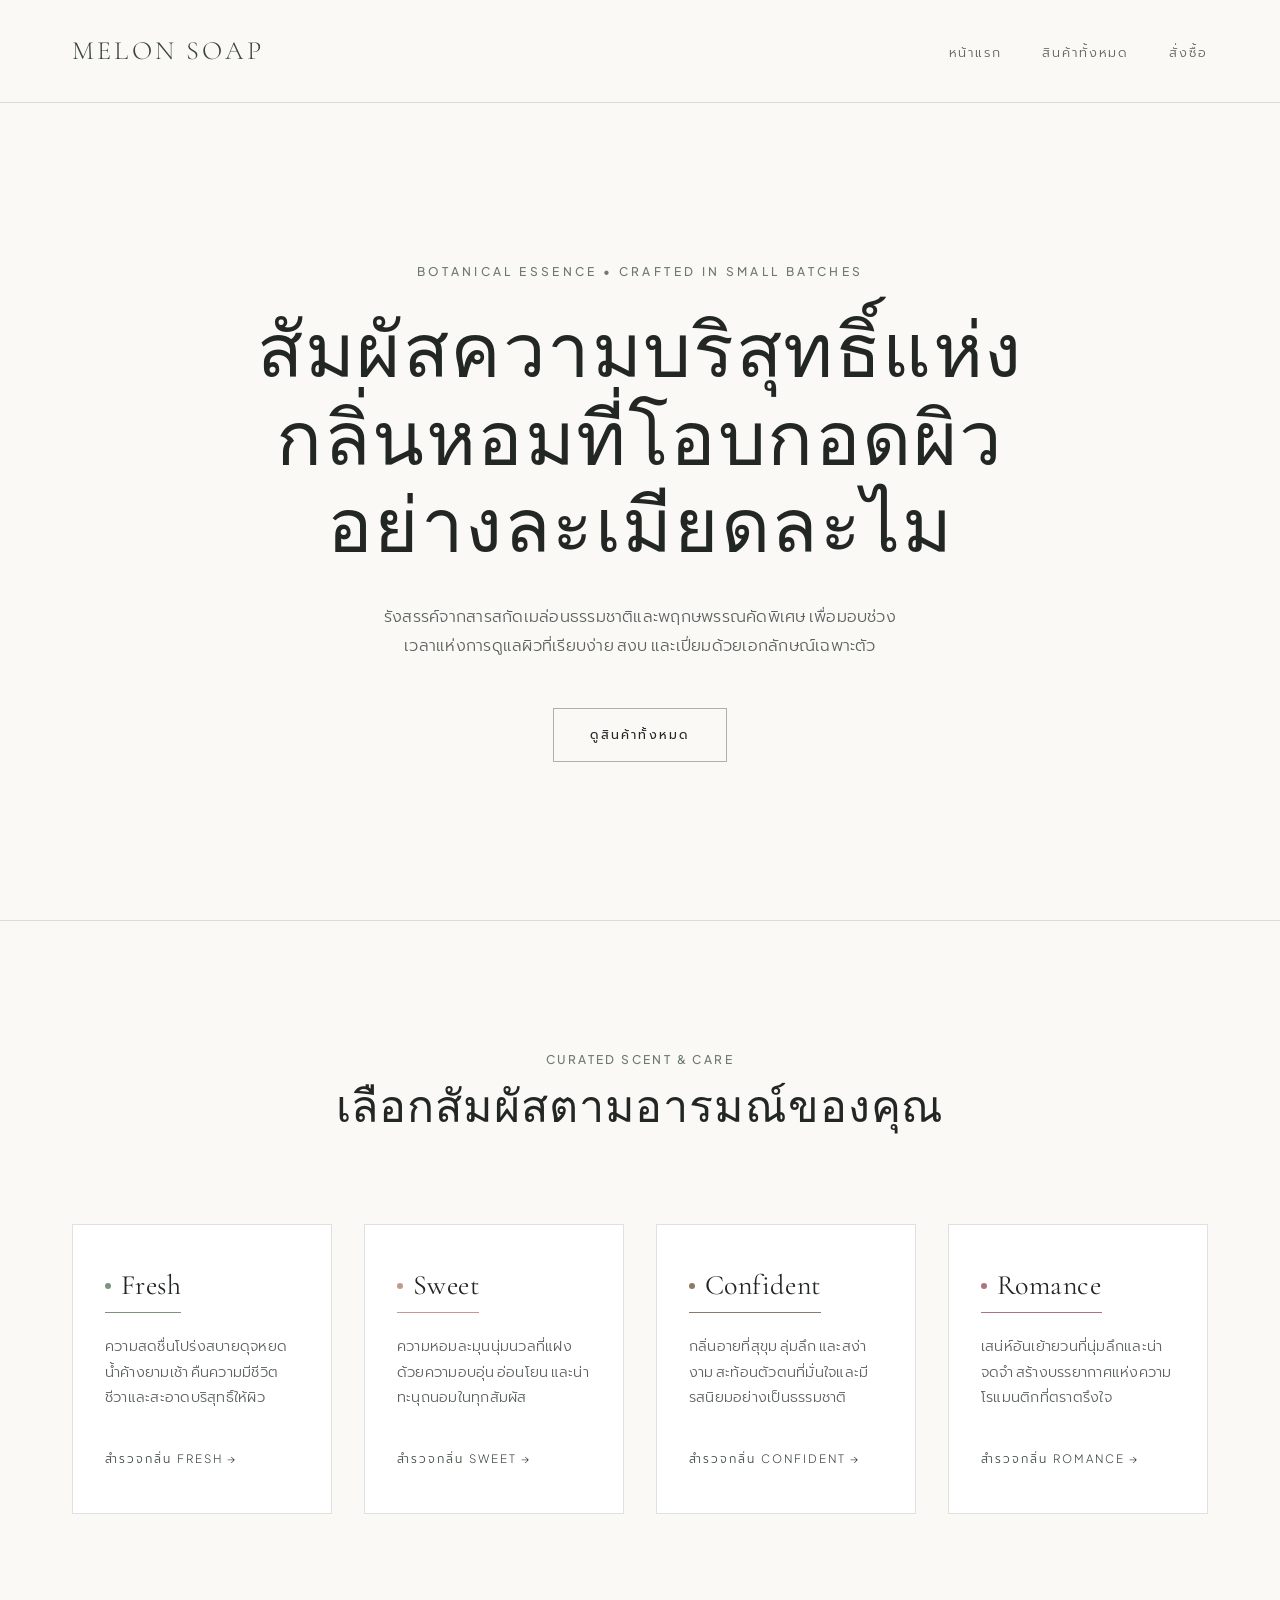
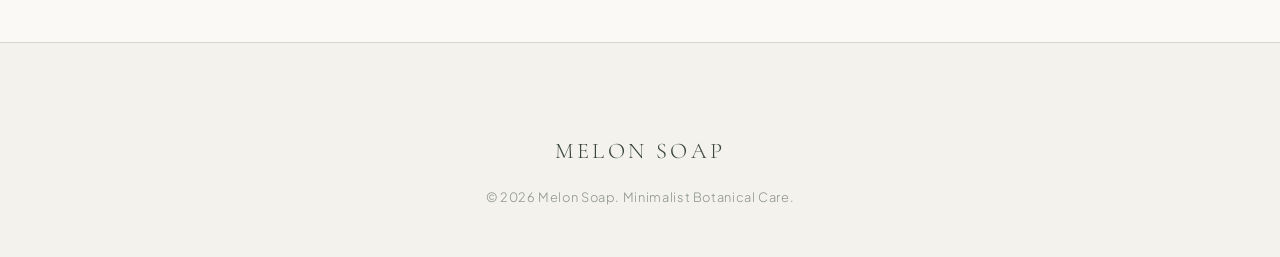
<file: index.html>
<!DOCTYPE html>
<html lang="th">
<head>
  <meta charset="UTF-8">
  <meta name="viewport" content="width=device-width, initial-scale=1.0">
  <title>Melon Soap — Botanical Body & Facial Care</title>
  <link rel="stylesheet" href="style.css">
  <style>
    /* Page-specific refinements for full-bleed luxury hero & 4-mood grid */
    .hero-full {
      min-height: calc(100vh - 82px);
      display: flex;
      align-items: center;
      justify-content: center;
      text-align: center;
      padding: 4rem 0;
      border-bottom: 1px solid var(--border-subtle);
    }

    .hero-inner {
      max-width: 780px;
      margin: 0 auto;
    }

    .hero-eyebrow {
      display: block;
      font-size: 0.75rem;
      font-weight: 500;
      text-transform: uppercase;
      letter-spacing: 0.28em;
      color: var(--accent-muted-sage);
      margin-bottom: 1.75rem;
    }

    .hero-headline {
      font-family: var(--font-serif);
      font-size: clamp(2.75rem, 6vw, 4.75rem);
      font-weight: 400;
      line-height: 1.15;
      color: var(--text-primary);
      margin-bottom: 1.75rem;
    }

    .hero-subcopy {
      max-width: 540px;
      margin: 0 auto 3rem;
      font-size: 1rem;
      color: var(--text-secondary);
      line-height: 1.85;
    }

    .mood-grid {
      display: grid;
      grid-template-columns: repeat(4, 1fr);
      gap: 2rem;
    }

    .mood-card {
      background-color: var(--bg-surface);
      border: 1px solid var(--border-subtle);
      padding: 2.75rem 2rem;
      display: flex;
      flex-direction: column;
      justify-content: space-between;
      transition: var(--transition-smooth);
    }

    .mood-card:hover {
      border-color: var(--border-dark);
      transform: translateY(-4px);
    }

    .mood-card-top {
      margin-bottom: 2.5rem;
    }

    .mood-card-header {
      display: inline-flex;
      align-items: center;
      gap: 0.6rem;
      padding-bottom: 0.6rem;
      margin-bottom: 1.25rem;
    }

    .mood-card-title {
      font-family: var(--font-serif);
      font-size: 1.75rem;
      color: var(--text-primary);
    }

    .mood-card-desc {
      font-size: 0.9rem;
      color: var(--text-secondary);
      line-height: 1.75;
    }

    .mood-card-link {
      font-size: 0.72rem;
      text-transform: uppercase;
      letter-spacing: 0.18em;
      color: var(--accent-deep-green);
      display: inline-flex;
      align-items: center;
      gap: 0.5rem;
    }

    @media (max-width: 992px) {
      .mood-grid {
        grid-template-columns: repeat(2, 1fr);
      }
    }

    @media (max-width: 600px) {
      .mood-grid {
        grid-template-columns: 1fr;
      }

      .hero-full {
        min-height: 82vh;
      }
    }
  </style>
</head>
<body>

  <!-- Navigation -->
  <nav class="navbar">
    <div class="container navbar-inner">
      <a href="index.html" class="brand-logo">Melon Soap</a>
      <ul class="nav-links">
        <li><a href="index.html">หน้าแรก</a></li>
        <li><a href="product.html">สินค้าทั้งหมด</a></li>
        <li><a href="order.html">สั่งซื้อ</a></li>
      </ul>
    </div>
  </nav>

  <!-- Full-Screen Luxury Minimalist Hero Section -->
  <header class="hero-full">
    <div class="container">
      <div class="hero-inner">
        <span class="hero-eyebrow">Botanical Essence &bull; Crafted in Small Batches</span>
        <h1 class="hero-headline">สัมผัสความบริสุทธิ์แห่งกลิ่นหอมที่โอบกอดผิวอย่างละเมียดละไม</h1>
        <p class="hero-subcopy">
          รังสรรค์จากสารสกัดเมล่อนธรรมชาติและพฤกษพรรณคัดพิเศษ เพื่อมอบช่วงเวลาแห่งการดูแลผิวที่เรียบง่าย สงบ และเปี่ยมด้วยเอกลักษณ์เฉพาะตัว
        </p>
        <a href="product.html" class="btn">ดูสินค้าทั้งหมด</a>
      </div>
    </div>
  </header>

  <!-- 4 Moods Section -->
  <section class="section">
    <div class="container">
      <div class="section-header">
        <span class="section-subtitle">Curated Scent &amp; Care</span>
        <h2>เลือกสัมผัสตามอารมณ์ของคุณ</h2>
      </div>

      <div class="mood-grid">
        <!-- Mood 1: Fresh -->
        <a href="product.html?mood=fresh" class="mood-card mood-fresh">
          <div class="mood-card-top">
            <div class="mood-card-header mood-underline">
              <span class="mood-dot"></span>
              <h3 class="mood-card-title">Fresh</h3>
            </div>
            <p class="mood-card-desc">ความสดชื่นโปร่งสบายดุจหยดน้ำค้างยามเช้า คืนความมีชีวิตชีวาและสะอาดบริสุทธิ์ให้ผิว</p>
          </div>
          <span class="mood-card-link">สำรวจกลิ่น Fresh &rarr;</span>
        </a>

        <!-- Mood 2: Sweet -->
        <a href="product.html?mood=sweet" class="mood-card mood-sweet">
          <div class="mood-card-top">
            <div class="mood-card-header mood-underline">
              <span class="mood-dot"></span>
              <h3 class="mood-card-title">Sweet</h3>
            </div>
            <p class="mood-card-desc">ความหอมละมุนนุ่มนวลที่แฝงด้วยความอบอุ่น อ่อนโยน และน่าทะนุถนอมในทุกสัมผัส</p>
          </div>
          <span class="mood-card-link">สำรวจกลิ่น Sweet &rarr;</span>
        </a>

        <!-- Mood 3: Confident -->
        <a href="product.html?mood=confident" class="mood-card mood-confident">
          <div class="mood-card-top">
            <div class="mood-card-header mood-underline">
              <span class="mood-dot"></span>
              <h3 class="mood-card-title">Confident</h3>
            </div>
            <p class="mood-card-desc">กลิ่นอายที่สุขุม ลุ่มลึก และสง่างาม สะท้อนตัวตนที่มั่นใจและมีรสนิยมอย่างเป็นธรรมชาติ</p>
          </div>
          <span class="mood-card-link">สำรวจกลิ่น Confident &rarr;</span>
        </a>

        <!-- Mood 4: Romance -->
        <a href="product.html?mood=romance" class="mood-card mood-romance">
          <div class="mood-card-top">
            <div class="mood-card-header mood-underline">
              <span class="mood-dot"></span>
              <h3 class="mood-card-title">Romance</h3>
            </div>
            <p class="mood-card-desc">เสน่ห์อันเย้ายวนที่นุ่มลึกและน่าจดจำ สร้างบรรยากาศแห่งความโรแมนติกที่ตราตรึงใจ</p>
          </div>
          <span class="mood-card-link">สำรวจกลิ่น Romance &rarr;</span>
        </a>
      </div>
    </div>
  </section>

  <!-- Footer -->
  <footer class="footer">
    <div class="container">
      <div class="footer-brand">Melon Soap</div>
      <p class="footer-note">&copy; 2026 Melon Soap. Minimalist Botanical Care.</p>
    </div>
  </footer>

  <script src="script.js"></script>
</body>
</html>
</file>
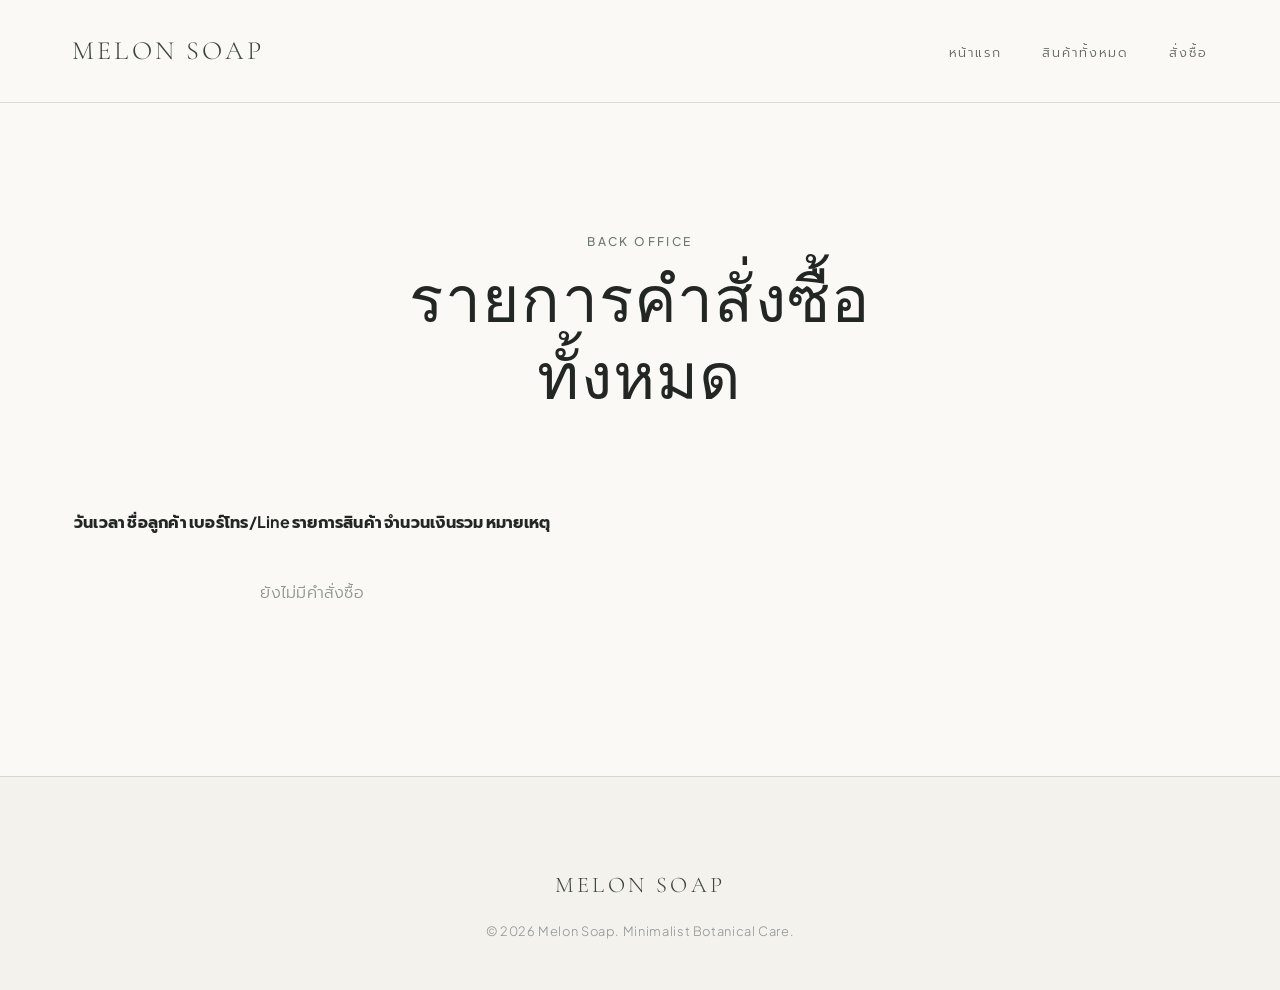
<file: admin.html>
<!DOCTYPE html>
<html lang="th">
<head>
  <meta charset="UTF-8">
  <meta name="viewport" content="width=device-width, initial-scale=1.0">
  <title>Orders Management — Melon Soap</title>
  <link rel="stylesheet" href="style.css">
</head>
<body>

  <!-- Navigation -->
  <nav class="navbar">
    <div class="container navbar-inner">
      <a href="index.html" class="brand-logo">Melon Soap</a>
      <ul class="nav-links">
        <li><a href="index.html">หน้าแรก</a></li>
        <li><a href="product.html">สินค้าทั้งหมด</a></li>
        <li><a href="order.html">สั่งซื้อ</a></li>
      </ul>
    </div>
  </nav>

  <!-- Admin Orders Table Section -->
  <main class="section">
    <div class="container">
      <div class="section-header">
        <span class="section-subtitle">Back Office</span>
        <h1>รายการคำสั่งซื้อทั้งหมด</h1>
      </div>

      <div class="table-wrap">
        <table id="ordersTable">
          <thead>
            <tr>
              <th>วันเวลา</th>
              <th>ชื่อลูกค้า</th>
              <th>เบอร์โทร/Line</th>
              <th>รายการสินค้า</th>
              <th>จำนวนเงินรวม</th>
              <th>หมายเหตุ</th>
            </tr>
          </thead>
          <tbody></tbody>
        </table>
      </div>
    </div>
  </main>

  <!-- Footer -->
  <footer class="footer">
    <div class="container">
      <div class="footer-brand">Melon Soap</div>
      <p class="footer-note">&copy; 2026 Melon Soap. Minimalist Botanical Care.</p>
    </div>
  </footer>

  <script src="script.js"></script>
</body>
</html>
</file>
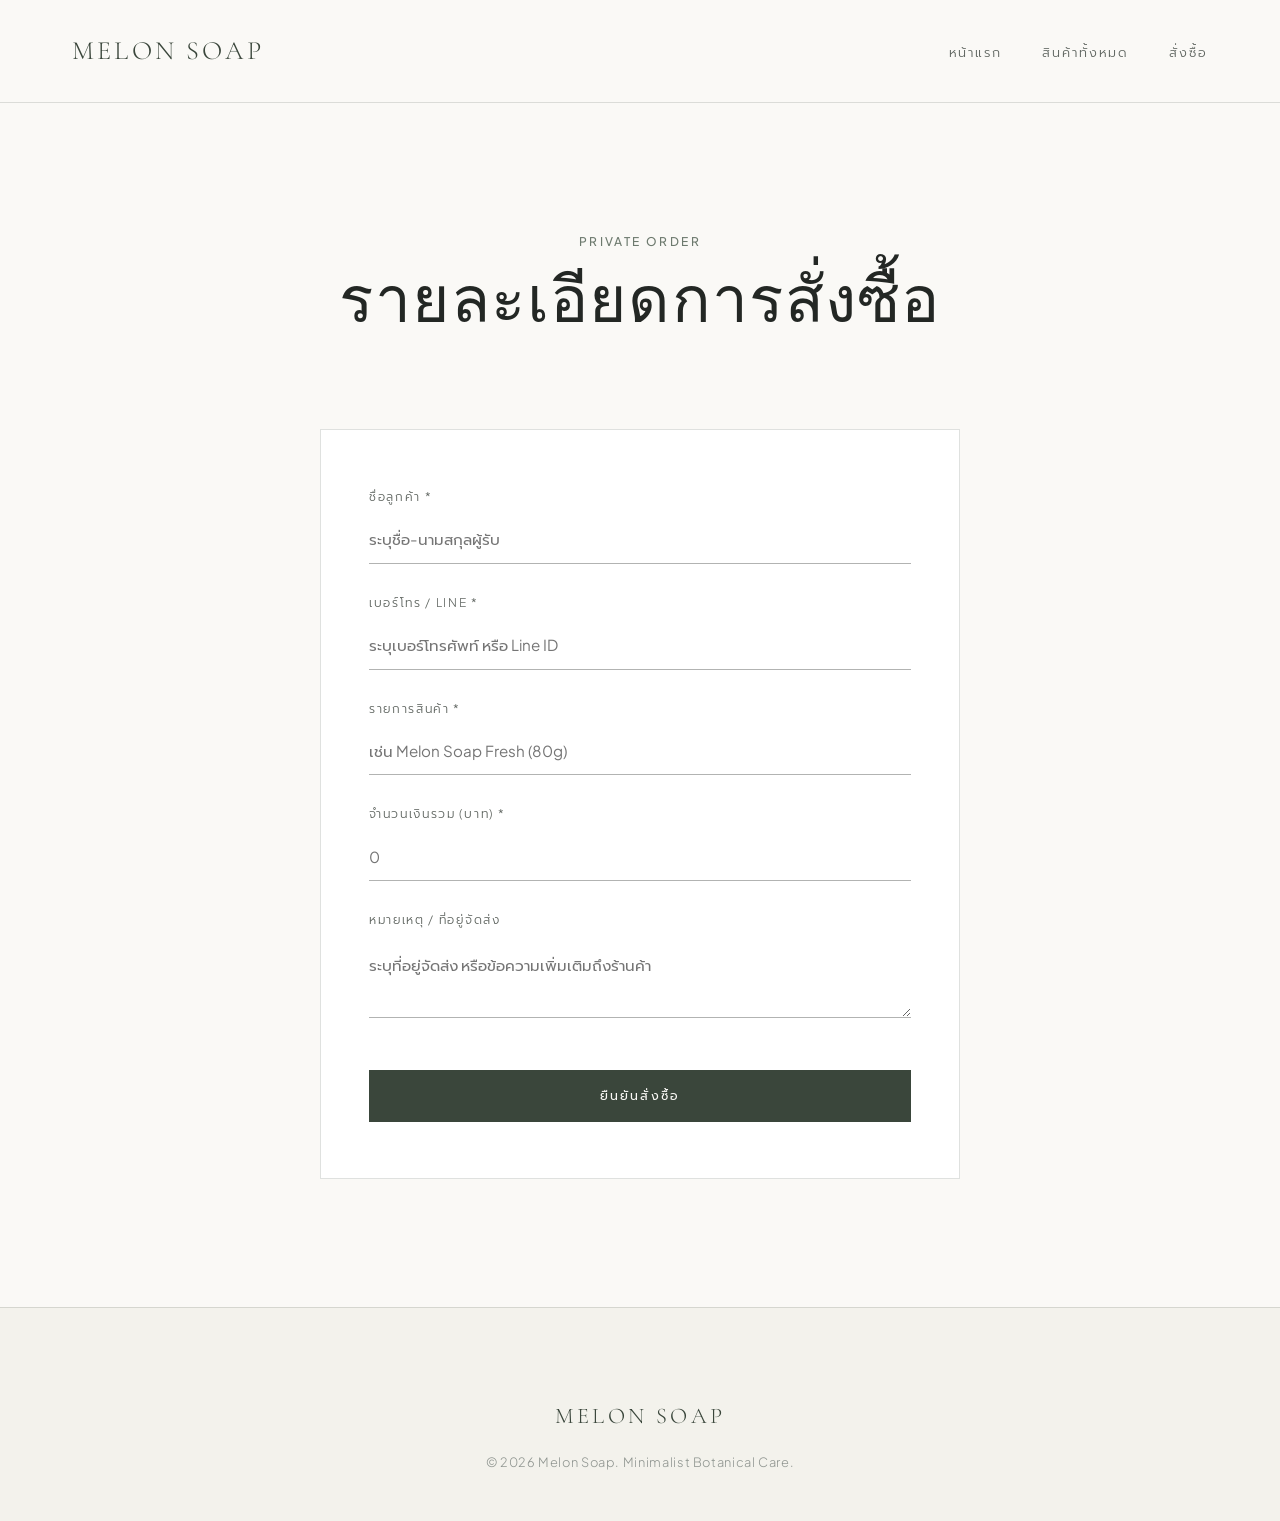
<file: order.html>
<!DOCTYPE html>
<html lang="th">
<head>
  <meta charset="UTF-8">
  <meta name="viewport" content="width=device-width, initial-scale=1.0">
  <title>Order — Melon Soap</title>
  <link rel="stylesheet" href="style.css">
  <style>
    .order-container {
      max-width: 640px;
      margin: 0 auto;
    }

    .order-card {
      background-color: var(--bg-surface);
      border: 1px solid var(--border-subtle);
      padding: 3.5rem 3rem;
    }

    textarea.form-control {
      resize: vertical;
      min-height: 80px;
      line-height: 1.6;
    }

    .order-submit-wrap {
      margin-top: 2.75rem;
      text-align: center;
    }

    .order-submit-wrap .btn {
      width: 100%;
    }

    @media (max-width: 600px) {
      .order-card {
        padding: 2.25rem 1.5rem;
      }
    }
  </style>
</head>
<body>

  <!-- Navigation -->
  <nav class="navbar">
    <div class="container navbar-inner">
      <a href="index.html" class="brand-logo">Melon Soap</a>
      <ul class="nav-links">
        <li><a href="index.html">หน้าแรก</a></li>
        <li><a href="product.html">สินค้าทั้งหมด</a></li>
        <li><a href="order.html">สั่งซื้อ</a></li>
      </ul>
    </div>
  </nav>

  <!-- Order Section -->
  <main class="section">
    <div class="container">
      <div class="section-header">
        <span class="section-subtitle">Private Order</span>
        <h1>รายละเอียดการสั่งซื้อ</h1>
      </div>

      <div class="order-container">
        <div class="order-card">
          <form id="orderForm">
            <div class="form-group">
              <label for="customerName" class="form-label">ชื่อลูกค้า *</label>
              <input type="text" id="customerName" class="form-control" placeholder="ระบุชื่อ-นามสกุลผู้รับ" required>
            </div>

            <div class="form-group">
              <label for="contact" class="form-label">เบอร์โทร / Line *</label>
              <input type="text" id="contact" class="form-control" placeholder="ระบุเบอร์โทรศัพท์ หรือ Line ID" required>
            </div>

            <div class="form-group">
              <label for="items" class="form-label">รายการสินค้า *</label>
              <input type="text" id="items" class="form-control" placeholder="เช่น Melon Soap Fresh (80g)" required>
            </div>

            <div class="form-group">
              <label for="total" class="form-label">จำนวนเงินรวม (บาท) *</label>
              <input type="number" id="total" class="form-control" placeholder="0" min="0" step="any" required>
            </div>

            <div class="form-group">
              <label for="note" class="form-label">หมายเหตุ / ที่อยู่จัดส่ง</label>
              <textarea id="note" class="form-control" placeholder="ระบุที่อยู่จัดส่ง หรือข้อความเพิ่มเติมถึงร้านค้า"></textarea>
            </div>

            <div class="order-submit-wrap">
              <button type="submit" class="btn btn-solid">ยืนยันสั่งซื้อ</button>
            </div>
          </form>
        </div>
      </div>
    </div>
  </main>

  <!-- Footer -->
  <footer class="footer">
    <div class="container">
      <div class="footer-brand">Melon Soap</div>
      <p class="footer-note">&copy; 2026 Melon Soap. Minimalist Botanical Care.</p>
    </div>
  </footer>

  <script src="script.js"></script>
</body>
</html>
</file>
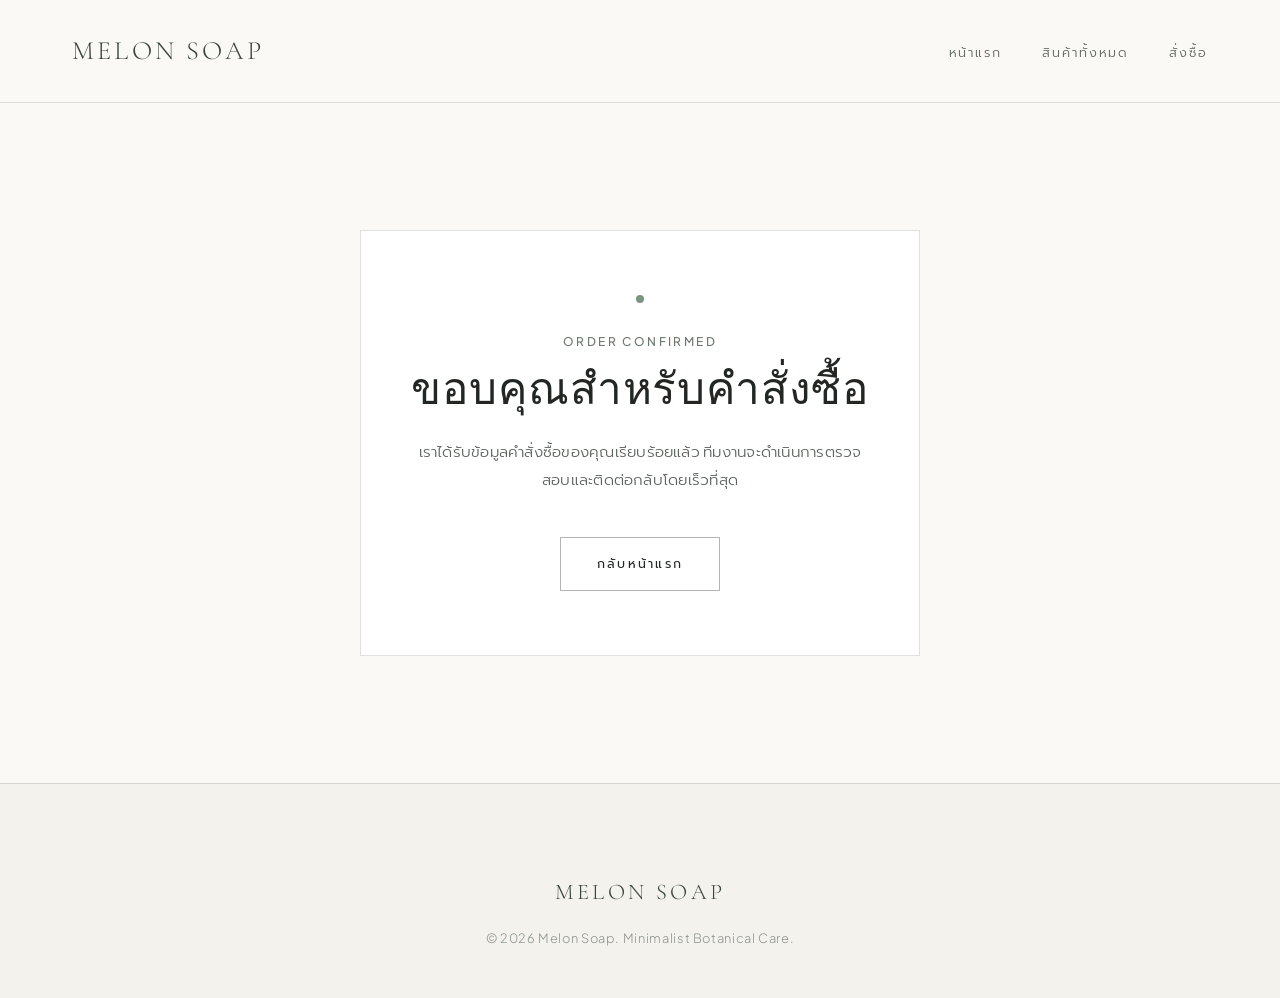
<file: thankyou.html>
<!DOCTYPE html>
<html lang="th">
<head>
  <meta charset="UTF-8">
  <meta name="viewport" content="width=device-width, initial-scale=1.0">
  <title>Thank You — Melon Soap</title>
  <link rel="stylesheet" href="style.css">
  <style>
    .thankyou-wrap {
      min-height: calc(100vh - 220px);
      display: flex;
      align-items: center;
      justify-content: center;
      text-align: center;
      padding: 4rem 0;
    }

    .thankyou-card {
      max-width: 560px;
      margin: 0 auto;
      background-color: var(--bg-surface);
      border: 1px solid var(--border-subtle);
      padding: 4rem 3rem;
    }

    .thankyou-dot {
      width: 8px;
      height: 8px;
      border-radius: 50%;
      background-color: var(--mood-fresh);
      margin: 0 auto 1.75rem;
    }

    .thankyou-title {
      font-family: var(--font-serif);
      font-size: clamp(2rem, 4vw, 2.75rem);
      margin-bottom: 1.25rem;
    }

    .thankyou-desc {
      color: var(--text-secondary);
      margin-bottom: 2.75rem;
      line-height: 1.85;
    }

    @media (max-width: 600px) {
      .thankyou-card {
        padding: 3rem 1.75rem;
      }
    }
  </style>
</head>
<body>

  <!-- Navigation -->
  <nav class="navbar">
    <div class="container navbar-inner">
      <a href="index.html" class="brand-logo">Melon Soap</a>
      <ul class="nav-links">
        <li><a href="index.html">หน้าแรก</a></li>
        <li><a href="product.html">สินค้าทั้งหมด</a></li>
        <li><a href="order.html">สั่งซื้อ</a></li>
      </ul>
    </div>
  </nav>

  <!-- Thank You Section -->
  <main class="thankyou-wrap">
    <div class="container">
      <div class="thankyou-card">
        <div class="thankyou-dot"></div>
        <span class="section-subtitle">Order Confirmed</span>
        <h1 class="thankyou-title">ขอบคุณสำหรับคำสั่งซื้อ</h1>
        <p class="thankyou-desc">
          เราได้รับข้อมูลคำสั่งซื้อของคุณเรียบร้อยแล้ว ทีมงานจะดำเนินการตรวจสอบและติดต่อกลับโดยเร็วที่สุด
        </p>
        <a href="index.html" class="btn">กลับหน้าแรก</a>
      </div>
    </div>
  </main>

  <!-- Footer -->
  <footer class="footer">
    <div class="container">
      <div class="footer-brand">Melon Soap</div>
      <p class="footer-note">&copy; 2026 Melon Soap. Minimalist Botanical Care.</p>
    </div>
  </footer>

  <script src="script.js"></script>
</body>
</html>
</file>
<file: style.css>
/* ==========================================================================
   Melon Soap - Luxury Minimalist Theme
   Color Palette: Crisp Off-White, Deep Sage/Beige-Green, Charcoal Ink
   ========================================================================== */

@import url('https://fonts.googleapis.com/css2?family=Cormorant+Garamond:ital,wght@0,400;0,500;0,600;1,400&family=Plus+Jakarta+Sans:wght@300;400;500;600&family=Prompt:wght@300;400;500&display=swap');

:root {
  /* Core Palette */
  --bg-primary: #FAF9F6;
  --bg-secondary: #F3F2EC;
  --bg-surface: #FFFFFF;
  
  /* Deep Beige-Green & Charcoal */
  --accent-deep-green: #3A463B;
  --accent-muted-sage: #6D7A6E;
  --text-primary: #232724;
  --text-secondary: #5C625D;
  --text-muted: #8E948F;
  
  /* Thin Borders */
  --border-subtle: rgba(58, 70, 59, 0.16);
  --border-dark: rgba(35, 39, 36, 0.35);

  /* Subtle Mood Accents (Soft, understated tones for small indicators only) */
  --mood-fresh: #7A947E;
  --mood-sweet: #C49A8E;
  --mood-confident: #8C7A63;
  --mood-romance: #A8767E;

  /* Typography */
  --font-serif: 'Cormorant Garamond', Georgia, serif;
  --font-sans: 'Plus Jakarta Sans', 'Prompt', -apple-system, BlinkMacSystemFont, sans-serif;

  /* Generous Spacing Scale */
  --space-xs: 0.75rem;
  --space-sm: 1.5rem;
  --space-md: 3rem;
  --space-lg: 5.5rem;
  --space-xl: 8rem;

  /* Layout */
  --container-max: 1200px;
  --transition-smooth: all 0.4s cubic-bezier(0.16, 1, 0.3, 1);
}

/* Reset & Base */
*,
*::before,
*::after {
  box-sizing: border-box;
  margin: 0;
  padding: 0;
}

html {
  font-size: 16px;
  scroll-behavior: smooth;
  -webkit-font-smoothing: antialiased;
  -moz-osx-font-smoothing: grayscale;
}

body {
  background-color: var(--bg-primary);
  color: var(--text-primary);
  font-family: var(--font-sans);
  font-weight: 300;
  line-height: 1.75;
  letter-spacing: 0.015em;
  overflow-x: hidden;
}

/* Typography Hierarchy */
h1, h2, h3, h4, .brand-title {
  font-family: var(--font-serif);
  font-weight: 400;
  color: var(--text-primary);
  line-height: 1.2;
  letter-spacing: 0.02em;
}

h1 {
  font-size: clamp(2.5rem, 5vw, 4.25rem);
}

h2 {
  font-size: clamp(2rem, 3.5vw, 3rem);
}

h3 {
  font-size: clamp(1.35rem, 2vw, 1.75rem);
}

p {
  color: var(--text-secondary);
  font-size: 0.95rem;
}

a {
  color: inherit;
  text-decoration: none;
  transition: var(--transition-smooth);
}

img {
  max-width: 100%;
  display: block;
}

/* Layout Containers & Whitespace */
.container {
  width: 100%;
  max-width: var(--container-max);
  margin: 0 auto;
  padding: 0 2rem;
}

.section {
  padding: var(--space-xl) 0;
}

.section-sm {
  padding: var(--space-lg) 0;
}

.section-header {
  text-align: center;
  max-width: 640px;
  margin: 0 auto var(--space-lg);
}

.section-subtitle {
  display: block;
  font-family: var(--font-sans);
  font-size: 0.75rem;
  font-weight: 500;
  text-transform: uppercase;
  letter-spacing: 0.2em;
  color: var(--accent-muted-sage);
  margin-bottom: var(--space-xs);
}

/* Navigation */
.navbar {
  padding: 1.75rem 0;
  border-bottom: 1px solid var(--border-subtle);
  background-color: rgba(250, 249, 246, 0.92);
  backdrop-filter: blur(8px);
  position: sticky;
  top: 0;
  z-index: 100;
}

.navbar-inner {
  display: flex;
  justify-content: space-between;
  align-items: center;
}

.brand-logo {
  font-family: var(--font-serif);
  font-size: 1.65rem;
  letter-spacing: 0.12em;
  text-transform: uppercase;
  color: var(--accent-deep-green);
}

.nav-links {
  display: flex;
  gap: 2.5rem;
  list-style: none;
}

.nav-links a {
  font-size: 0.8rem;
  text-transform: uppercase;
  letter-spacing: 0.15em;
  color: var(--text-secondary);
  position: relative;
  padding-bottom: 0.25rem;
}

.nav-links a::after {
  content: '';
  position: absolute;
  bottom: 0;
  left: 0;
  width: 0;
  height: 1px;
  background-color: var(--accent-deep-green);
  transition: var(--transition-smooth);
}

.nav-links a:hover {
  color: var(--text-primary);
}

.nav-links a:hover::after {
  width: 100%;
}

/* Minimalist Thin-Border Buttons */
.btn {
  display: inline-flex;
  align-items: center;
  justify-content: center;
  gap: 0.75rem;
  padding: 0.95rem 2.25rem;
  font-family: var(--font-sans);
  font-size: 0.78rem;
  font-weight: 400;
  text-transform: uppercase;
  letter-spacing: 0.18em;
  border: 1px solid var(--border-dark);
  background-color: transparent;
  color: var(--text-primary);
  cursor: pointer;
  transition: var(--transition-smooth);
}

.btn:hover {
  background-color: var(--accent-deep-green);
  border-color: var(--accent-deep-green);
  color: var(--bg-primary);
}

.btn-solid {
  background-color: var(--accent-deep-green);
  border-color: var(--accent-deep-green);
  color: var(--bg-primary);
}

.btn-solid:hover {
  background-color: transparent;
  color: var(--accent-deep-green);
}

/* Product Grid & Cards (Clean Surface, No Bright Backgrounds) */
.product-grid {
  display: grid;
  grid-template-columns: repeat(auto-fit, minmax(320px, 1fr));
  gap: 3.5rem;
}

.product-card {
  background-color: var(--bg-surface);
  border: 1px solid var(--border-subtle);
  padding: 2rem;
  display: flex;
  flex-direction: column;
  transition: var(--transition-smooth);
}

.product-card:hover {
  border-color: var(--border-dark);
  transform: translateY(-4px);
}

.product-image-wrap {
  aspect-ratio: 4 / 5;
  overflow: hidden;
  background-color: var(--bg-secondary);
  margin-bottom: 1.75rem;
}

.product-image-wrap img {
  width: 100%;
  height: 100%;
  object-fit: cover;
  transition: transform 0.8s cubic-bezier(0.16, 1, 0.3, 1);
}

.product-card:hover .product-image-wrap img {
  transform: scale(1.03);
}

.product-meta {
  display: flex;
  justify-content: space-between;
  align-items: center;
  margin-bottom: 0.75rem;
  font-size: 0.75rem;
  letter-spacing: 0.14em;
  text-transform: uppercase;
  color: var(--text-muted);
}

/* Subtle Mood Accent Indicators (Small dot & fine underline only) */
.mood-indicator {
  display: inline-flex;
  align-items: center;
  gap: 0.5rem;
  font-size: 0.72rem;
  letter-spacing: 0.16em;
  text-transform: uppercase;
  color: var(--text-secondary);
  padding-bottom: 0.35rem;
  border-bottom: 1px solid transparent;
}

.mood-dot {
  width: 6px;
  height: 6px;
  border-radius: 50%;
  display: inline-block;
}

/* Mood Specific Subtle Touches */
.mood-fresh .mood-dot { background-color: var(--mood-fresh); }
.mood-fresh .mood-underline { border-bottom: 1px solid var(--mood-fresh); }

.mood-sweet .mood-dot { background-color: var(--mood-sweet); }
.mood-sweet .mood-underline { border-bottom: 1px solid var(--mood-sweet); }

.mood-confident .mood-dot { background-color: var(--mood-confident); }
.mood-confident .mood-underline { border-bottom: 1px solid var(--mood-confident); }

.mood-romance .mood-dot { background-color: var(--mood-romance); }
.mood-romance .mood-underline { border-bottom: 1px solid var(--mood-romance); }

.product-title {
  font-family: var(--font-serif);
  font-size: 1.65rem;
  margin-bottom: 0.65rem;
  color: var(--text-primary);
}

.product-desc {
  font-size: 0.9rem;
  color: var(--text-secondary);
  margin-bottom: 1.75rem;
  flex-grow: 1;
}

.product-footer {
  display: flex;
  justify-content: space-between;
  align-items: center;
  padding-top: 1.25rem;
  border-top: 1px solid var(--border-subtle);
}

.product-price {
  font-family: var(--font-serif);
  font-size: 1.35rem;
  color: var(--accent-deep-green);
}

/* Form & Inputs (Thin Minimalist Lines) */
.form-group {
  margin-bottom: 1.75rem;
}

.form-label {
  display: block;
  font-size: 0.75rem;
  text-transform: uppercase;
  letter-spacing: 0.14em;
  color: var(--text-secondary);
  margin-bottom: 0.5rem;
}

.form-control {
  width: 100%;
  padding: 0.9rem 0;
  background: transparent;
  border: none;
  border-bottom: 1px solid var(--border-dark);
  font-family: var(--font-sans);
  font-size: 0.95rem;
  color: var(--text-primary);
  outline: none;
  transition: var(--transition-smooth);
}

.form-control:focus {
  border-bottom-color: var(--accent-deep-green);
}

/* Divider */
.divider {
  height: 1px;
  background-color: var(--border-subtle);
  border: none;
  margin: var(--space-lg) 0;
}

/* Footer */
.footer {
  padding: var(--space-lg) 0 var(--space-md);
  border-top: 1px solid var(--border-subtle);
  background-color: var(--bg-secondary);
  text-align: center;
}

.footer-brand {
  font-family: var(--font-serif);
  font-size: 1.4rem;
  letter-spacing: 0.15em;
  text-transform: uppercase;
  color: var(--accent-deep-green);
  margin-bottom: 1rem;
}

.footer-note {
  font-size: 0.8rem;
  color: var(--text-muted);
  letter-spacing: 0.05em;
}

/* ==========================================================================
   Responsive Breakpoints
   ========================================================================== */
@media (max-width: 992px) {
  :root {
    --space-xl: 5.5rem;
    --space-lg: 4rem;
  }

  .product-grid {
    gap: 2.5rem;
  }
}

@media (max-width: 768px) {
  .container {
    padding: 0 1.25rem;
  }

  .navbar-inner {
    flex-direction: column;
    gap: 1rem;
  }

  .nav-links {
    gap: 1.5rem;
  }

  .product-grid {
    grid-template-columns: 1fr;
    gap: 2rem;
  }

  .product-card {
    padding: 1.5rem;
  }

  .btn {
    width: 100%;
  }
}
</file>
